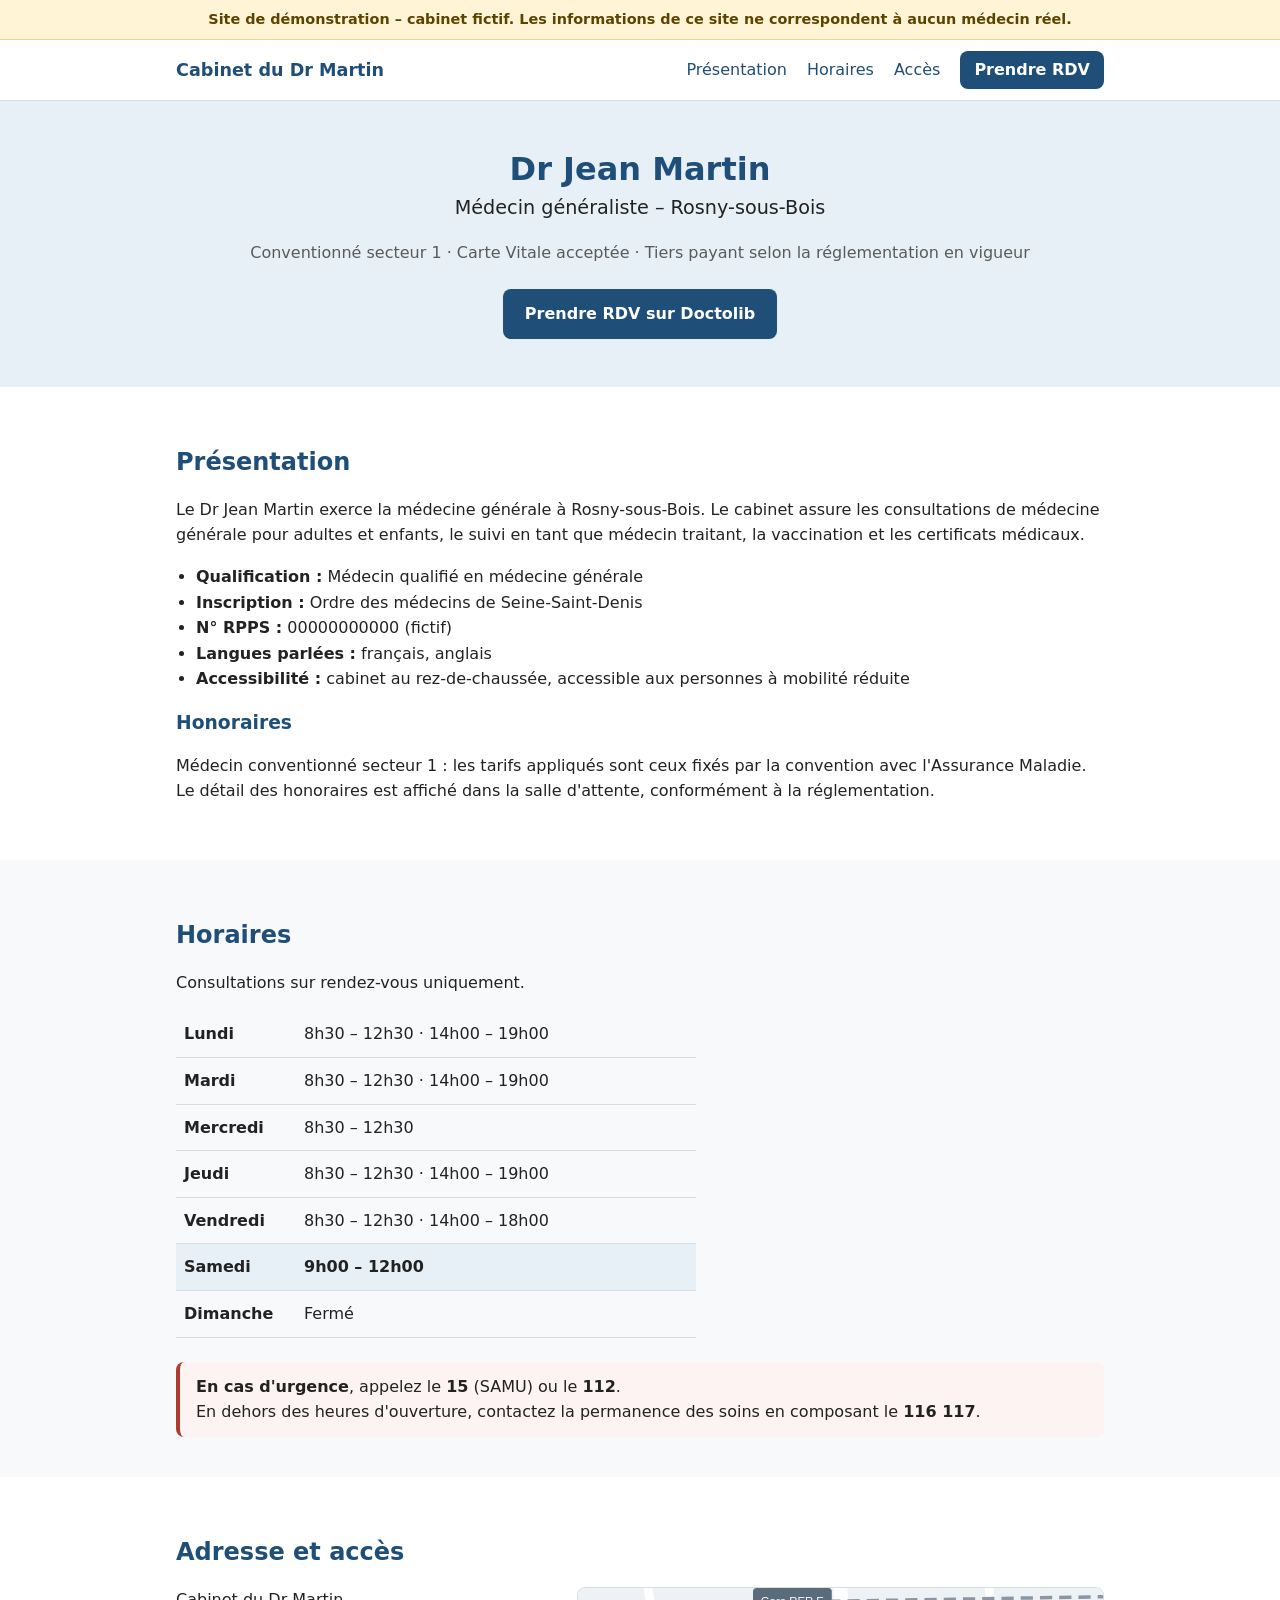
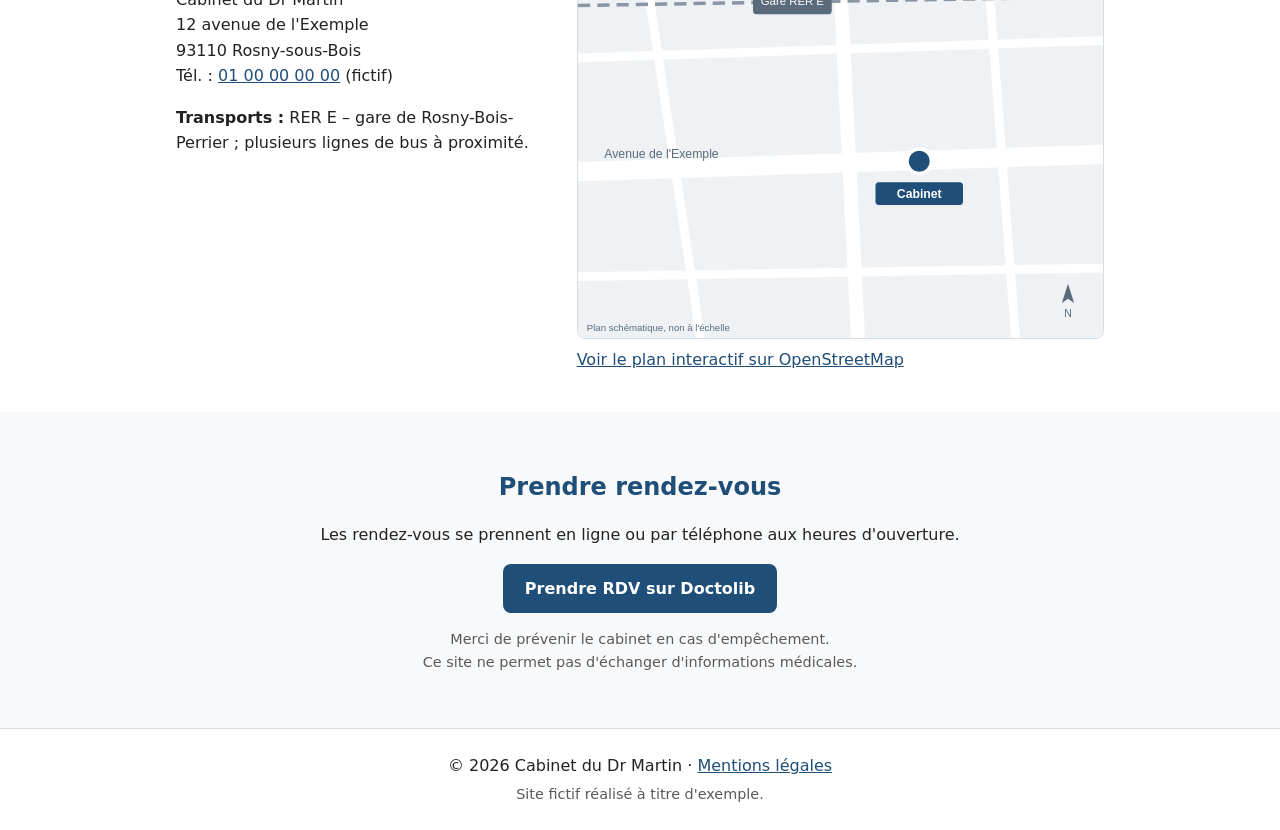
<file: index.html>
<!DOCTYPE html>
<html lang="fr">
<head>
  <meta charset="UTF-8">
  <meta name="viewport" content="width=device-width, initial-scale=1">
  <title>Cabinet du Dr Martin – Médecin généraliste – Rosny-sous-Bois</title>
  <!-- DÉMO : empêche Google d'afficher ce site. À SUPPRIMER pour un vrai client. -->
  <meta name="robots" content="noindex">
  <meta name="description" content="Informations pratiques du cabinet du Dr Martin, médecin généraliste à Rosny-sous-Bois : horaires, adresse, prise de rendez-vous.">
  <!-- Adresse officielle de la page -->
  <link rel="canonical" href="https://ndioursidi-commits.github.io/cabinet-dr-martin/">

  <!-- Icône de l'onglet et de l'écran d'accueil -->
  <link rel="icon" href="favicon.svg" type="image/svg+xml">
  <link rel="apple-touch-icon" href="apple-touch-icon.png">

  <!-- Open Graph : aperçu quand le lien est partagé (WhatsApp, Facebook, LinkedIn...) -->
  <meta property="og:type" content="website">
  <meta property="og:locale" content="fr_FR">
  <meta property="og:site_name" content="Cabinet du Dr Martin">
  <meta property="og:title" content="Cabinet du Dr Martin – Médecin généraliste à Rosny-sous-Bois">
  <meta property="og:description" content="Horaires, adresse et prise de rendez-vous du cabinet de médecine générale du Dr Martin.">
  <meta property="og:url" content="https://ndioursidi-commits.github.io/cabinet-dr-martin/">
  <meta property="og:image" content="https://ndioursidi-commits.github.io/cabinet-dr-martin/og-image.png">
  <meta property="og:image:width" content="1200">
  <meta property="og:image:height" content="630">
  <meta property="og:image:alt" content="Cabinet médical du Dr Jean Martin, médecin généraliste à Rosny-sous-Bois">
  <meta name="twitter:card" content="summary_large_image">

  <!-- Données structurées schema.org : fiche d'identité lisible par les moteurs de recherche -->
  <script type="application/ld+json">
  {
    "@context": "https://schema.org",
    "@type": "Physician",
    "name": "Cabinet du Dr Martin",
    "description": "Cabinet de médecine générale à Rosny-sous-Bois.",
    "url": "https://ndioursidi-commits.github.io/cabinet-dr-martin/",
    "image": "https://ndioursidi-commits.github.io/cabinet-dr-martin/og-image.png",
    "telephone": "+33100000000",
    "medicalSpecialty": "PrimaryCare",
    "address": {
      "@type": "PostalAddress",
      "streetAddress": "12 avenue de l'Exemple",
      "postalCode": "93110",
      "addressLocality": "Rosny-sous-Bois",
      "addressCountry": "FR"
    },
    "geo": { "@type": "GeoCoordinates", "latitude": 48.8747, "longitude": 2.4859 },
    "openingHoursSpecification": [
      { "@type": "OpeningHoursSpecification", "dayOfWeek": ["Monday", "Tuesday", "Thursday"], "opens": "08:30", "closes": "12:30" },
      { "@type": "OpeningHoursSpecification", "dayOfWeek": ["Monday", "Tuesday", "Thursday"], "opens": "14:00", "closes": "19:00" },
      { "@type": "OpeningHoursSpecification", "dayOfWeek": "Wednesday", "opens": "08:30", "closes": "12:30" },
      { "@type": "OpeningHoursSpecification", "dayOfWeek": "Friday", "opens": "08:30", "closes": "12:30" },
      { "@type": "OpeningHoursSpecification", "dayOfWeek": "Friday", "opens": "14:00", "closes": "18:00" },
      { "@type": "OpeningHoursSpecification", "dayOfWeek": "Saturday", "opens": "09:00", "closes": "12:00" }
    ]
  }
  </script>

  <link rel="stylesheet" href="style.css">
  <script>document.documentElement.classList.add('js');</script>
</head>
<body>
  <div class="demo-banner" role="note">Site de démonstration – cabinet fictif. Les informations de ce site ne correspondent à aucun médecin réel.</div>
  <a class="skip-link" href="#contenu">Aller au contenu</a>

  <header class="site-header">
    <div class="container header-inner">
      <a href="index.html" class="brand">Cabinet du Dr Martin</a>
      <button class="menu-toggle" aria-expanded="false" aria-controls="menu">Menu</button>
      <nav id="menu" class="nav" aria-label="Navigation principale">
        <a href="#presentation">Présentation</a>
        <a href="#horaires">Horaires</a>
        <a href="#acces">Accès</a>
        <a href="#rdv" class="btn btn-small">Prendre RDV</a>
      </nav>
    </div>
  </header>

  <main id="contenu">
    <section class="hero">
      <div class="container">
        <h1>Dr Jean Martin</h1>
        <p class="subtitle">Médecin généraliste – Rosny-sous-Bois</p>
        <p class="info-line">Conventionné secteur 1 · Carte Vitale acceptée · Tiers payant selon la réglementation en vigueur</p>
        <a href="https://www.doctolib.fr/medecin-generaliste/rosny-sous-bois/dr-martin-fictif" class="btn" target="_blank" rel="noopener">Prendre RDV sur Doctolib</a>
      </div>
    </section>

    <section id="presentation" class="section">
      <div class="container">
        <h2>Présentation</h2>
        <p>Le Dr Jean Martin exerce la médecine générale à Rosny-sous-Bois. Le cabinet assure les consultations de médecine générale pour adultes et enfants, le suivi en tant que médecin traitant, la vaccination et les certificats médicaux.</p>
        <ul class="facts">
          <li><strong>Qualification :</strong> Médecin qualifié en médecine générale</li>
          <li><strong>Inscription :</strong> Ordre des médecins de Seine-Saint-Denis</li>
          <li><strong>N° RPPS :</strong> 00000000000 (fictif)</li>
          <li><strong>Langues parlées :</strong> français, anglais</li>
          <li><strong>Accessibilité :</strong> cabinet au rez-de-chaussée, accessible aux personnes à mobilité réduite</li>
        </ul>

        <h3>Honoraires</h3>
        <p>Médecin conventionné secteur 1 : les tarifs appliqués sont ceux fixés par la convention avec l'Assurance Maladie. Le détail des honoraires est affiché dans la salle d'attente, conformément à la réglementation.</p>
      </div>
    </section>

    <section id="horaires" class="section section-alt">
      <div class="container">
        <h2>Horaires</h2>
        <p>Consultations sur rendez-vous uniquement.</p>
        <table class="hours">
          <caption class="visually-hidden">Horaires d'ouverture du cabinet</caption>
          <tbody>
            <tr data-day="1"><th scope="row">Lundi</th><td>8h30 – 12h30 · 14h00 – 19h00</td></tr>
            <tr data-day="2"><th scope="row">Mardi</th><td>8h30 – 12h30 · 14h00 – 19h00</td></tr>
            <tr data-day="3"><th scope="row">Mercredi</th><td>8h30 – 12h30</td></tr>
            <tr data-day="4"><th scope="row">Jeudi</th><td>8h30 – 12h30 · 14h00 – 19h00</td></tr>
            <tr data-day="5"><th scope="row">Vendredi</th><td>8h30 – 12h30 · 14h00 – 18h00</td></tr>
            <tr data-day="6"><th scope="row">Samedi</th><td>9h00 – 12h00</td></tr>
            <tr data-day="0"><th scope="row">Dimanche</th><td>Fermé</td></tr>
          </tbody>
        </table>
        <div class="notice" role="note">
          <p><strong>En cas d'urgence</strong>, appelez le <strong>15</strong> (SAMU) ou le <strong>112</strong>.<br>
          En dehors des heures d'ouverture, contactez la permanence des soins en composant le <strong>116 117</strong>.</p>
        </div>
      </div>
    </section>

    <section id="acces" class="section">
      <div class="container">
        <h2>Adresse et accès</h2>
        <div class="access-grid">
          <div>
            <address>
              Cabinet du Dr Martin<br>
              12 avenue de l'Exemple<br>
              93110 Rosny-sous-Bois<br>
              Tél. : <a href="tel:+33100000000">01 00 00 00 00</a> (fictif)
            </address>
            <p><strong>Transports :</strong> RER E – gare de Rosny-Bois-Perrier ; plusieurs lignes de bus à proximité.</p>
          </div>
          <figure class="map">
            <img src="plan.svg" width="600" height="400" loading="lazy"
                 alt="Plan schématique : le cabinet se trouve avenue de l'Exemple, au sud de la gare RER E de Rosny-Bois-Perrier.">
            <figcaption><a href="https://www.openstreetmap.org/?mlat=48.8747&amp;mlon=2.4859#map=17/48.8747/2.4859" target="_blank" rel="noopener">Voir le plan interactif sur OpenStreetMap<span class="visually-hidden"> (nouvel onglet)</span></a></figcaption>
          </figure>
        </div>
      </div>
    </section>

    <section id="rdv" class="section section-alt">
      <div class="container center">
        <h2>Prendre rendez-vous</h2>
        <p>Les rendez-vous se prennent en ligne ou par téléphone aux heures d'ouverture.</p>
        <a href="https://www.doctolib.fr/medecin-generaliste/rosny-sous-bois/dr-martin-fictif" class="btn" target="_blank" rel="noopener">Prendre RDV sur Doctolib</a>
        <p class="small">Merci de prévenir le cabinet en cas d'empêchement.<br>Ce site ne permet pas d'échanger d'informations médicales.</p>
      </div>
    </section>
  </main>

  <footer class="site-footer">
    <div class="container">
      <p>© <span id="year">2026</span> Cabinet du Dr Martin · <a href="mentions-legales.html">Mentions légales</a></p>
      <p class="small">Site fictif réalisé à titre d'exemple.</p>
    </div>
  </footer>

  <script src="script.js"></script>
</body>
</html>
</file>
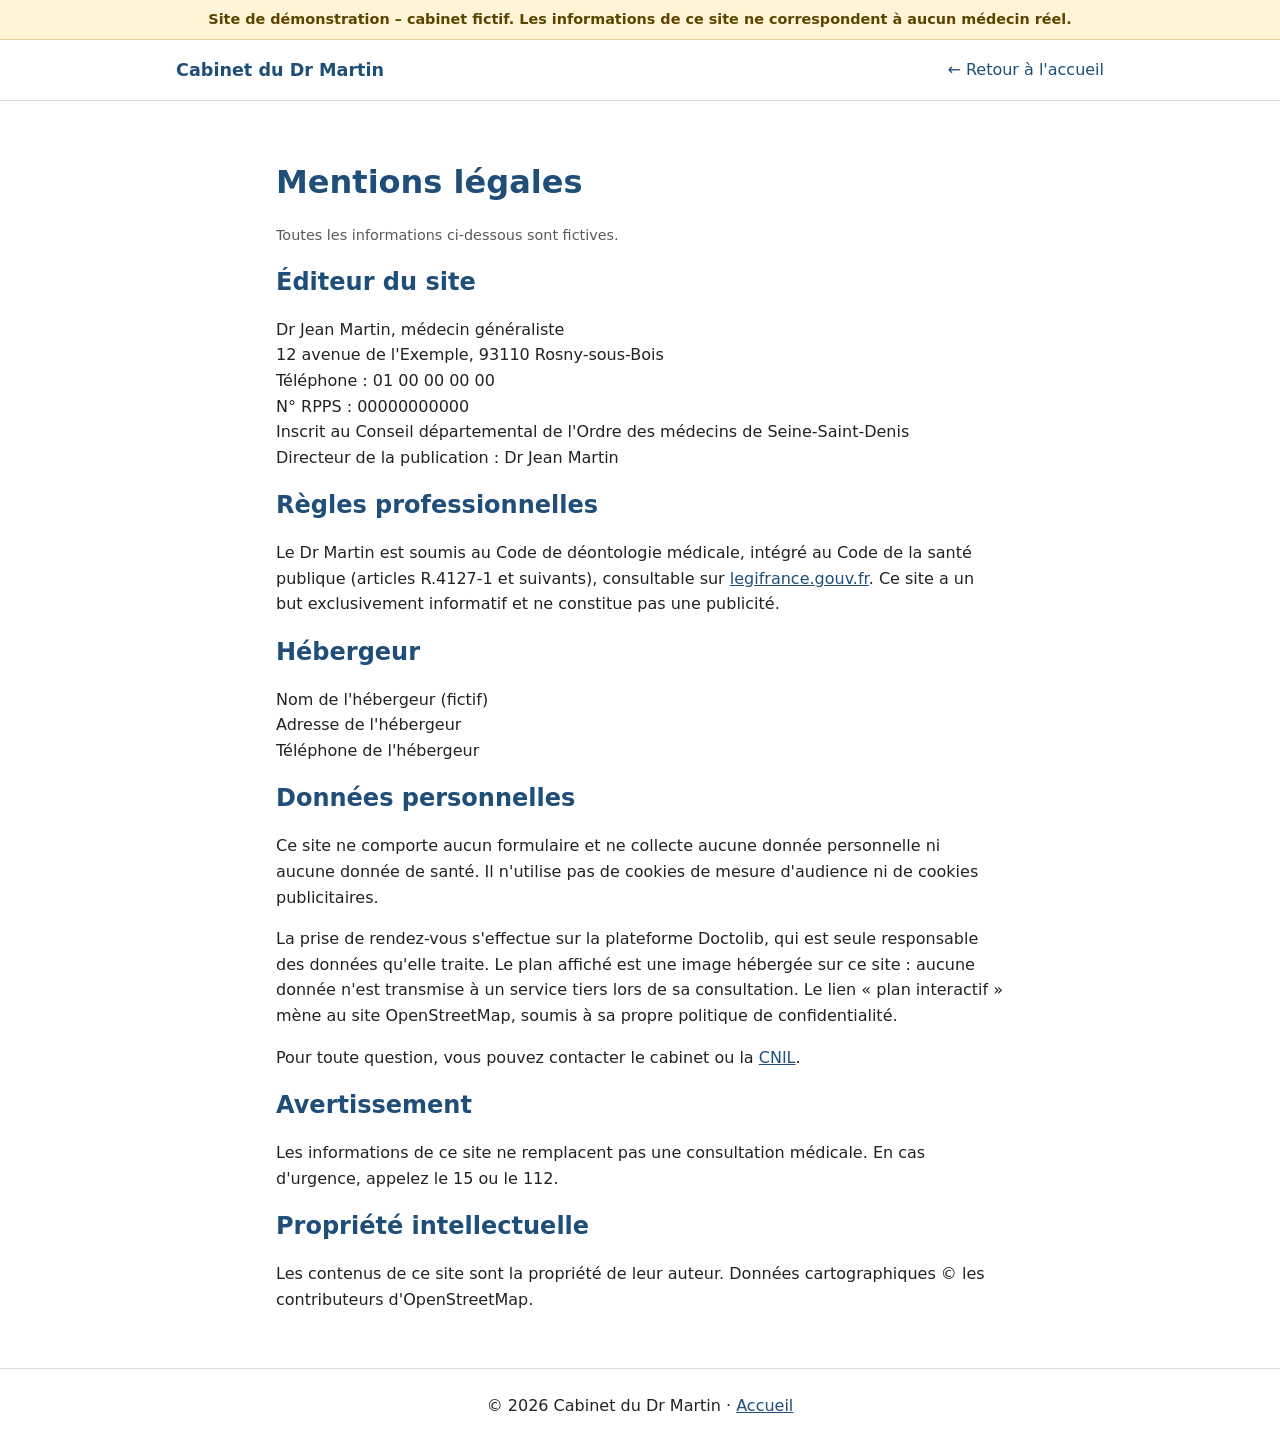
<file: mentions-legales.html>
<!DOCTYPE html>
<html lang="fr">
<head>
  <meta charset="UTF-8">
  <meta name="viewport" content="width=device-width, initial-scale=1">
  <title>Mentions légales – Cabinet du Dr Martin</title>
  <meta name="robots" content="noindex">
  <link rel="icon" href="favicon.svg" type="image/svg+xml">
  <link rel="apple-touch-icon" href="apple-touch-icon.png">
  <link rel="stylesheet" href="style.css">
</head>
<body>
  <div class="demo-banner" role="note">Site de démonstration – cabinet fictif. Les informations de ce site ne correspondent à aucun médecin réel.</div>
  <header class="site-header">
    <div class="container header-inner">
      <a href="index.html" class="brand">Cabinet du Dr Martin</a>
      <nav class="nav nav-static" aria-label="Navigation">
        <a href="index.html">← Retour à l'accueil</a>
      </nav>
    </div>
  </header>

  <main class="section">
    <div class="container legal">
      <h1>Mentions légales</h1>
      <p class="small">Toutes les informations ci-dessous sont fictives.</p>

      <h2>Éditeur du site</h2>
      <p>Dr Jean Martin, médecin généraliste<br>
      12 avenue de l'Exemple, 93110 Rosny-sous-Bois<br>
      Téléphone : 01 00 00 00 00<br>
      N° RPPS : 00000000000<br>
      Inscrit au Conseil départemental de l'Ordre des médecins de Seine-Saint-Denis<br>
      Directeur de la publication : Dr Jean Martin</p>

      <h2>Règles professionnelles</h2>
      <p>Le Dr Martin est soumis au Code de déontologie médicale, intégré au Code de la santé publique (articles R.4127-1 et suivants), consultable sur <a href="https://www.legifrance.gouv.fr" target="_blank" rel="noopener">legifrance.gouv.fr</a>. Ce site a un but exclusivement informatif et ne constitue pas une publicité.</p>

      <h2>Hébergeur</h2>
      <p>Nom de l'hébergeur (fictif)<br>
      Adresse de l'hébergeur<br>
      Téléphone de l'hébergeur</p>

      <h2>Données personnelles</h2>
      <p>Ce site ne comporte aucun formulaire et ne collecte aucune donnée personnelle ni aucune donnée de santé. Il n'utilise pas de cookies de mesure d'audience ni de cookies publicitaires.</p>
      <p>La prise de rendez-vous s'effectue sur la plateforme Doctolib, qui est seule responsable des données qu'elle traite. Le plan affiché est une image hébergée sur ce site : aucune donnée n'est transmise à un service tiers lors de sa consultation. Le lien « plan interactif » mène au site OpenStreetMap, soumis à sa propre politique de confidentialité.</p>
      <p>Pour toute question, vous pouvez contacter le cabinet ou la <a href="https://www.cnil.fr" target="_blank" rel="noopener">CNIL</a>.</p>

      <h2>Avertissement</h2>
      <p>Les informations de ce site ne remplacent pas une consultation médicale. En cas d'urgence, appelez le 15 ou le 112.</p>

      <h2>Propriété intellectuelle</h2>
      <p>Les contenus de ce site sont la propriété de leur auteur. Données cartographiques © les contributeurs d'OpenStreetMap.</p>
    </div>
  </main>

  <footer class="site-footer">
    <div class="container">
      <p>© <span id="year">2026</span> Cabinet du Dr Martin · <a href="index.html">Accueil</a></p>
    </div>
  </footer>

  <script src="script.js"></script>
</body>
</html>
</file>
<file: style.css>
/* ===== Couleurs et réglages de base ===== */
:root {
  --bleu: #1f4e79;
  --bleu-clair: #e8f0f7;
  --texte: #222;
  --gris: #5a5a5a;
  --fond: #fff;
  --bord: #d6dde4;
  --rayon: 8px;
}

* { box-sizing: border-box; }

body {
  margin: 0;
  font-family: system-ui, -apple-system, "Segoe UI", Roboto, Arial, sans-serif;
  color: var(--texte);
  background: var(--fond);
  line-height: 1.6;
}

/* Laisse la place de l'en-tête fixe quand on arrive sur une section via le menu */
[id] { scroll-margin-top: 76px; }

.container { max-width: 960px; margin: 0 auto; padding: 0 16px; }
h1, h2, h3 { color: var(--bleu); line-height: 1.25; }
a { color: var(--bleu); }
.small { font-size: .9rem; color: var(--gris); }
.center { text-align: center; }
.visually-hidden { position: absolute; width: 1px; height: 1px; overflow: hidden; clip: rect(0 0 0 0); }

.skip-link { position: absolute; left: -999px; }
.skip-link:focus { left: 16px; top: 8px; background: #fff; padding: 8px; z-index: 10; }

/* ===== En-tête ===== */
.site-header {
  position: sticky; top: 0; z-index: 5;
  background: #fff; border-bottom: 1px solid var(--bord);
}
.header-inner { display: flex; align-items: center; justify-content: space-between; flex-wrap: wrap; min-height: 60px; }
.brand { font-weight: 700; text-decoration: none; font-size: 1.1rem; }

.menu-toggle {
  display: none; background: none; border: 1px solid var(--bord);
  border-radius: var(--rayon); padding: 6px 12px; font: inherit; cursor: pointer;
}
.nav { display: flex; gap: 20px; align-items: center; }
.nav a { text-decoration: none; }
.nav a:hover { text-decoration: underline; }

/* ===== Boutons ===== */
.btn {
  display: inline-block; background: var(--bleu); color: #fff !important;
  padding: 12px 22px; border-radius: var(--rayon); text-decoration: none !important; font-weight: 600;
}
.btn:hover, .btn:focus { background: #163a5a; }
.btn-small { padding: 6px 14px; }

/* ===== Sections ===== */
.hero { background: var(--bleu-clair); padding: 48px 0; text-align: center; }
.hero h1 { margin: 0; font-size: 2rem; }
.subtitle { font-size: 1.2rem; margin: 4px 0 8px; }
.info-line { color: var(--gris); margin-bottom: 24px; }

.section { padding: 40px 0; }
.section-alt { background: #f7f9fb; }
.facts { padding-left: 20px; }

.hours { width: 100%; max-width: 520px; border-collapse: collapse; }
.hours th, .hours td { text-align: left; padding: 10px 8px; border-bottom: 1px solid var(--bord); }
.hours th { width: 120px; }
.hours tr.today { background: var(--bleu-clair); font-weight: 600; }

.notice {
  margin-top: 24px; padding: 12px 16px;
  border-left: 4px solid #b03a2e; background: #fdf3f2; border-radius: var(--rayon);
}
.notice p { margin: 0; }

.access-grid { display: grid; grid-template-columns: 1fr 1.4fr; gap: 24px; }
address { font-style: normal; margin-bottom: 12px; }
.map { margin: 0; }
.map img { display: block; width: 100%; height: auto; border: 1px solid var(--bord); border-radius: var(--rayon); }
.map figcaption { margin-top: 8px; }

.legal { max-width: 760px; }

/* ===== Pied de page ===== */
.site-footer { border-top: 1px solid var(--bord); padding: 20px 0; text-align: center; }
.site-footer p { margin: 4px 0; }

/* ===== Mobile ===== */
@media (max-width: 720px) {
  /* Sans JavaScript : menu toujours visible, en colonne. Avec JavaScript : replié derrière le bouton. */
  .nav { width: 100%; flex-direction: column; align-items: flex-start; gap: 12px; padding: 12px 0; }
  .js .menu-toggle { display: block; }
  .js .nav { display: none; }
  .js .nav.open { display: flex; }
  .nav-static { display: flex; width: auto; padding: 0; }
  .access-grid { grid-template-columns: 1fr; }
  .hero h1 { font-size: 1.6rem; }
}

/* ===== Bandeau "site de démonstration" ===== */
.demo-banner {
  background: #fff4d6; color: #5c4400; border-bottom: 1px solid #e8d49a;
  text-align: center; font-size: .9rem; font-weight: 600;
  padding: 8px max(16px, env(safe-area-inset-right, 0px)) 8px max(16px, env(safe-area-inset-left, 0px));
}
</file>
